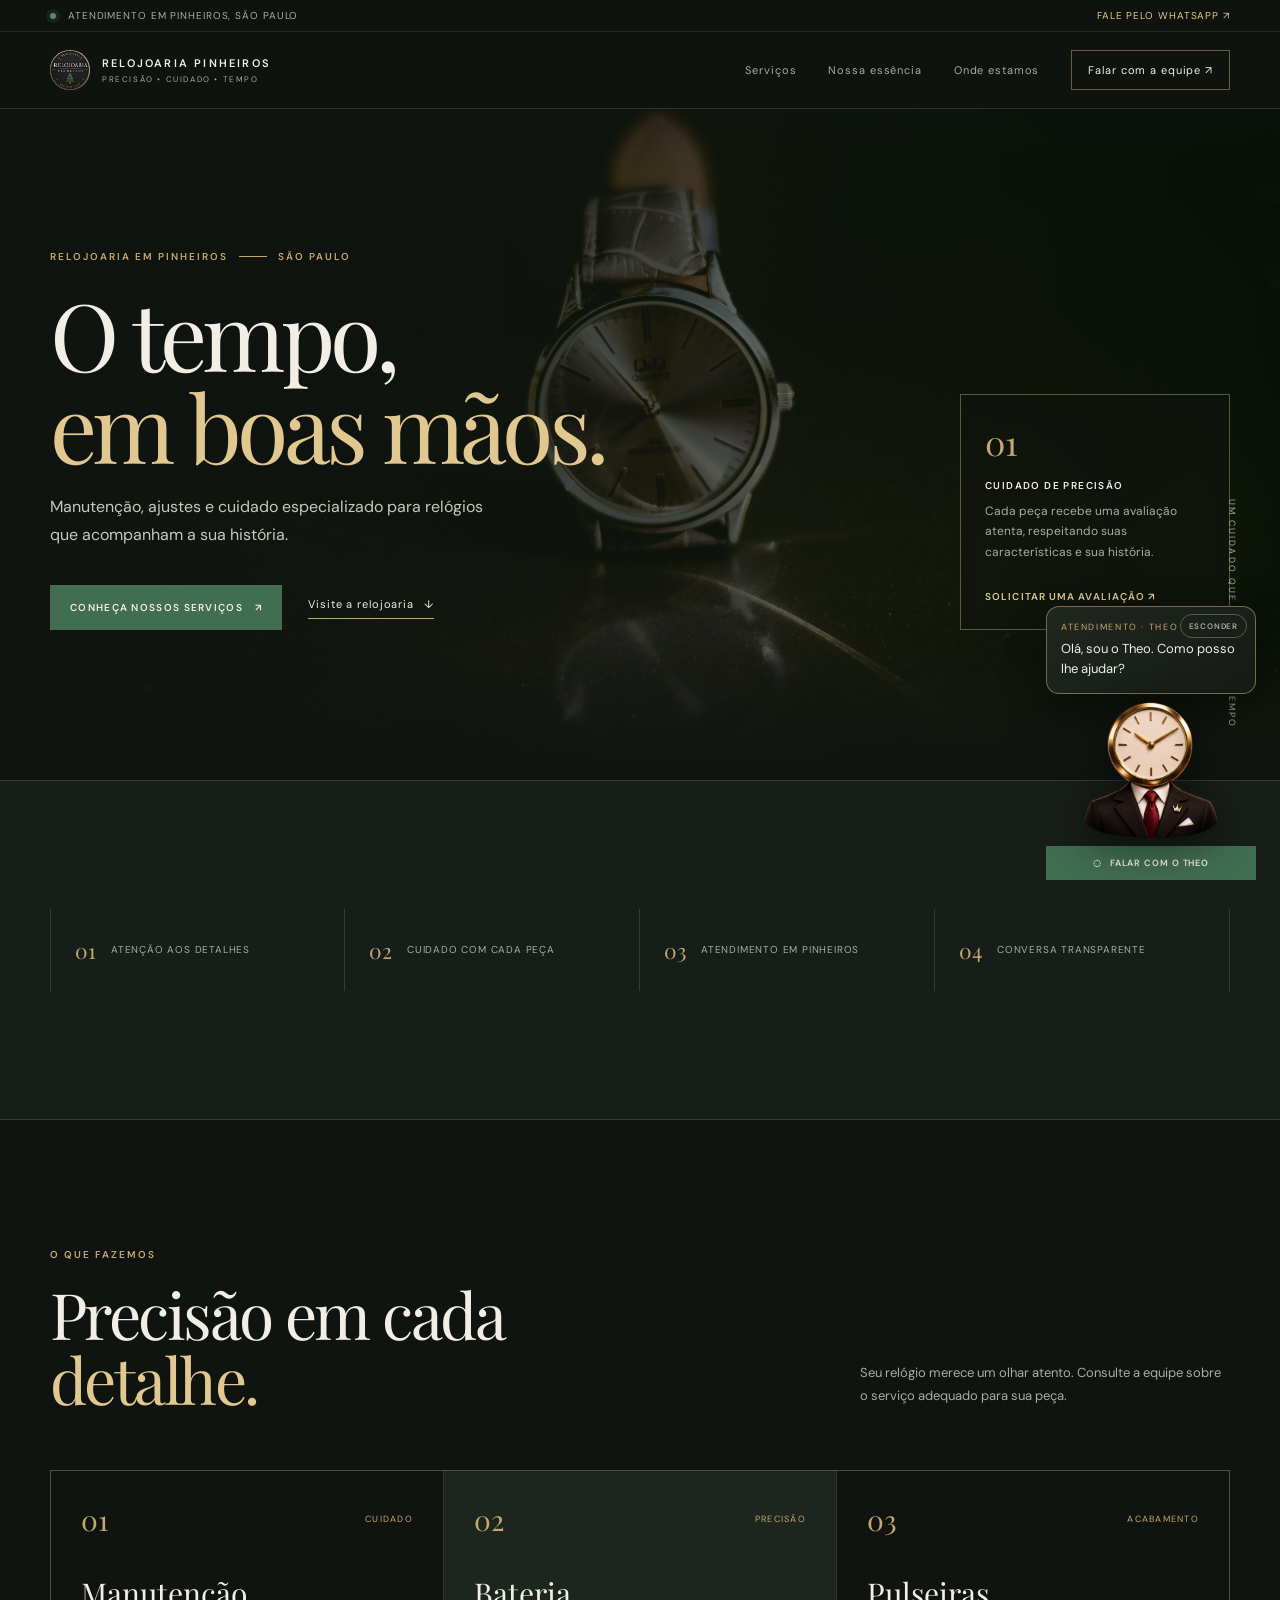
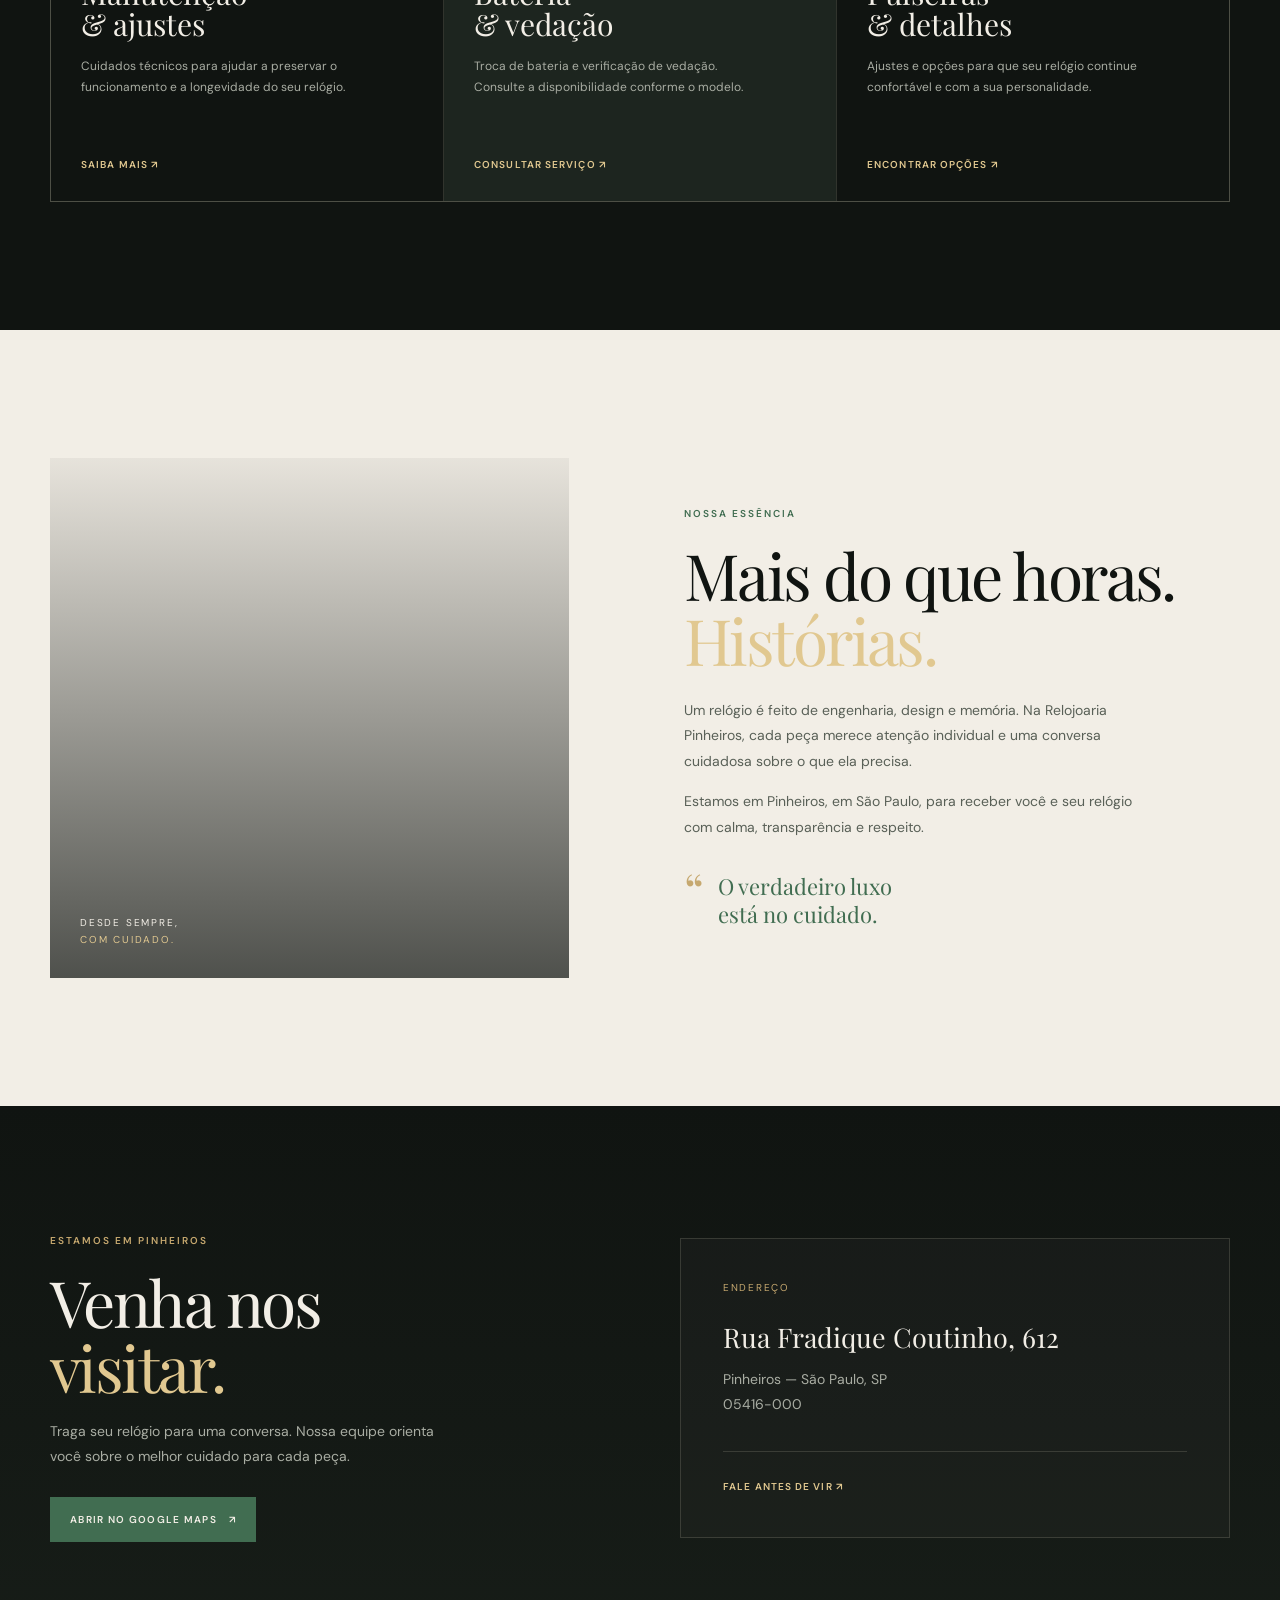
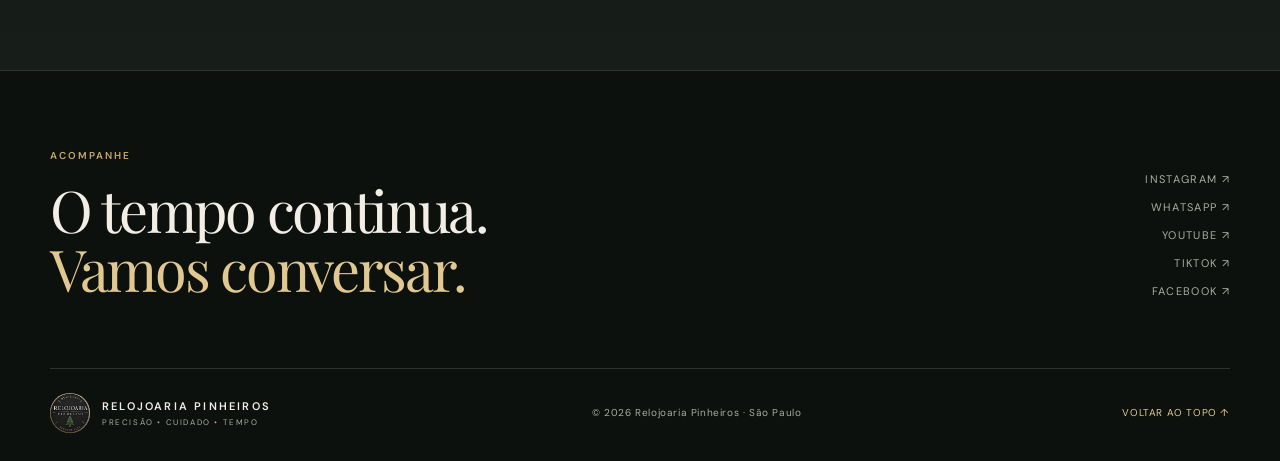
<file: relojos-pinheiros/index.html>
<!doctype html>
<html lang="pt-BR">
  <head>
    <meta charset="utf-8" />
    <meta name="viewport" content="width=device-width, initial-scale=1" />
    <meta name="theme-color" content="#101411" />
    <meta name="description" content="Relojoaria Pinheiros — manutenção, ajustes, baterias e cuidados para seu relógio em Pinheiros, São Paulo." />
    <meta property="og:title" content="Relojoaria Pinheiros — O tempo, em boas mãos" />
    <meta property="og:description" content="Precisão, cuidado e tradição para cada relógio." />
    <meta property="og:image" content="assets/hero.jpg" />
    <meta property="og:type" content="website" />
    <title>Relojoaria Pinheiros — O tempo, em boas mãos</title>

    <link rel="icon" type="image/png" sizes="64x64" href="assets/favicon.png" />
    <link rel="preconnect" href="https://fonts.googleapis.com" />
    <link rel="preconnect" href="https://fonts.gstatic.com" crossorigin />
    <link href="https://fonts.googleapis.com/css2?family=DM+Sans:wght@400;500;600;700&family=Playfair+Display:wght@400;500;600&display=swap" rel="stylesheet" />
    <style>
:root {
  --ink: #101411;
  --ink-soft: #171d18;
  --panel: #1d251f;
  --paper: #f2eee6;
  --muted: #a9ada3;
  --muted-dark: #70786d;
  --gold: #c6a86f;
  --gold-light: #e1c890;
  --green: #416d51;
  --green-light: #5e8c6b;
  --line: rgba(222, 214, 193, .16);
  --serif: "Playfair Display", Georgia, serif;
  --sans: "DM Sans", Arial, sans-serif;
}

* { box-sizing: border-box; }
html { scroll-behavior: smooth; }
body { margin: 0; overflow-x: hidden; background: var(--ink); color: var(--paper); font-family: var(--sans); }
a { color: inherit; text-decoration: none; }
img { display: block; max-width: 100%; }
button { font: inherit; }
.wrap { width: min(1180px, calc(100% - 72px)); margin-inline: auto; }
.skip-link { position: fixed; z-index: 100; top: 12px; left: 12px; padding: 12px 16px; background: var(--gold); color: var(--ink); transform: translateY(-160%); transition: transform .2s ease; }
.skip-link:focus { transform: translateY(0); }

.site-header { position: fixed; z-index: 50; inset: 0 0 auto; border-bottom: 1px solid var(--line); background: rgba(16, 20, 17, .82); backdrop-filter: blur(16px); }
.utility-bar { border-bottom: 1px solid rgba(222, 214, 193, .1); color: var(--muted); font-size: 10px; letter-spacing: .09em; text-transform: uppercase; }
.utility-bar__inner { display: flex; justify-content: space-between; gap: 20px; padding-block: 9px; }
.utility-bar a { color: var(--gold-light); transition: color .2s ease; }
.utility-bar a:hover { color: var(--paper); }
.status-dot { display: inline-block; width: 6px; height: 6px; margin-right: 8px; border-radius: 50%; background: var(--green-light); box-shadow: 0 0 0 4px rgba(94, 140, 107, .12); }
.site-header__inner { min-height: 76px; display: flex; align-items: center; justify-content: space-between; gap: 30px; }
.brand { display: inline-flex; align-items: center; gap: 12px; }
.mark { width: 40px; height: 40px; border-radius: 50%; object-fit: cover; }
.brand strong { display: block; font-size: 11px; font-weight: 600; letter-spacing: .2em; }
.brand small { display: block; margin-top: 4px; color: var(--muted); font-size: 8px; letter-spacing: .2em; }
.brand i { color: var(--gold); font-style: normal; }
.nav { display: flex; align-items: center; gap: clamp(18px, 2.5vw, 36px); color: var(--muted); font-size: 11px; letter-spacing: .08em; }
.nav a:not(.nav-cta) { transition: color .2s ease; }
.nav a:not(.nav-cta):hover, .nav a:not(.nav-cta):focus-visible { color: var(--gold-light); }
.nav-cta { padding: 12px 16px; border: 1px solid rgba(198, 168, 111, .5); color: var(--paper); transition: background .2s ease, border-color .2s ease; }
.nav-cta:hover, .nav-cta:focus-visible { border-color: var(--gold); background: rgba(198, 168, 111, .14); }
.nav-toggle { display: none; width: 44px; height: 44px; align-items: center; justify-content: center; flex-direction: column; gap: 5px; border: 1px solid var(--line); border-radius: 50%; background: transparent; color: var(--paper); cursor: pointer; }
.nav-toggle span { width: 18px; height: 1px; background: currentColor; transition: transform .2s ease, opacity .2s ease; }
.nav-toggle[aria-expanded="true"] span:first-child { transform: translateY(6px) rotate(45deg); }
.nav-toggle[aria-expanded="true"] span:nth-child(2) { opacity: 0; }
.nav-toggle[aria-expanded="true"] span:last-child { transform: translateY(-6px) rotate(-45deg); }

.hero { position: relative; min-height: 780px; display: flex; align-items: center; overflow: hidden; }
.hero-image { position: absolute; inset: 0; z-index: -2; width: 100%; height: 100%; object-fit: cover; object-position: center; }
.hero-overlay { position: absolute; z-index: -1; inset: 0; background: linear-gradient(90deg, rgba(16, 20, 17, .98) 0%, rgba(16, 20, 17, .8) 42%, rgba(16, 20, 17, .24) 100%), linear-gradient(0deg, var(--ink) 0%, transparent 18%, transparent 80%, var(--ink) 100%); }
.hero-grid { display: grid; grid-template-columns: minmax(0, 1fr) 270px; align-items: end; gap: 80px; padding-top: 100px; }
.hero-content { max-width: 650px; }
.eyebrow { display: flex; align-items: center; gap: 11px; color: var(--gold); font-size: 10px; font-weight: 600; letter-spacing: .2em; text-transform: uppercase; }
.eyebrow span { width: 28px; height: 1px; background: var(--gold); }
h1, h2, h3 { margin: 0; font-family: var(--serif); font-weight: 400; }
h1 { margin: 25px 0 22px; font-size: clamp(56px, 7.3vw, 96px); line-height: .98; letter-spacing: -.05em; }
h1 em, h2 em { color: var(--gold-light); font-style: normal; }
.hero-content > p { max-width: 450px; margin: 0; color: #c9c8bd; font-size: 16px; line-height: 1.75; }
.actions { display: flex; align-items: center; gap: 26px; margin-top: 36px; }
.btn { display: inline-flex; align-items: center; justify-content: center; gap: 12px; padding: 15px 19px; border: 1px solid transparent; font-size: 10px; font-weight: 600; letter-spacing: .13em; text-transform: uppercase; transition: transform .2s ease, background .2s ease, border-color .2s ease; }
.btn.primary { background: var(--green); color: var(--paper); }
.btn.primary:hover, .btn.primary:focus-visible { background: var(--green-light); transform: translateY(-2px); }
.text-link { display: inline-flex; gap: 10px; align-items: center; color: var(--paper); font-size: 11px; letter-spacing: .08em; border-bottom: 1px solid var(--gold); padding-bottom: 7px; }
.text-link:hover { color: var(--gold-light); }
.hero-card { align-self: end; padding: 24px; border: 1px solid rgba(198, 168, 111, .45); background: rgba(16, 20, 17, .56); backdrop-filter: blur(8px); }
.hero-card__number { display: block; color: var(--gold); font-family: var(--serif); font-size: 34px; }
.hero-card__label { display: block; margin: 14px 0 9px; font-size: 10px; font-weight: 600; letter-spacing: .14em; text-transform: uppercase; }
.hero-card p { margin: 0 0 22px; color: var(--muted); font-size: 12px; line-height: 1.7; }
.hero-card a, .service-card a, .address-card a { color: var(--gold-light); font-size: 10px; font-weight: 600; letter-spacing: .11em; text-transform: uppercase; }
.hero-note { position: absolute; right: 42px; bottom: 52px; color: var(--muted); font-size: 9px; letter-spacing: .23em; writing-mode: vertical-rl; }

.proof-strip { border-block: 1px solid var(--line); background: var(--ink-soft); }
.proof-strip__inner { display: grid; grid-template-columns: repeat(4, 1fr); }
.proof-strip__inner > div { display: flex; align-items: center; gap: 15px; min-height: 82px; padding: 17px 24px; border-right: 1px solid var(--line); }
.proof-strip__inner > div:first-child { border-left: 1px solid var(--line); }
.proof-strip strong { color: var(--gold); font-family: var(--serif); font-size: 21px; font-weight: 400; }
.proof-strip span { color: var(--muted); font-size: 10px; letter-spacing: .08em; text-transform: uppercase; line-height: 1.4; }

section { padding: 128px 0; }
.section-heading { margin-bottom: 58px; }
.heading-row { display: flex; align-items: end; justify-content: space-between; gap: 50px; margin-top: 20px; }
h2 { font-size: clamp(44px, 5vw, 66px); line-height: 1.02; letter-spacing: -.04em; }
.heading-row p { max-width: 370px; margin: 0 0 4px; color: var(--muted); font-size: 13px; line-height: 1.8; }
.services-grid { display: grid; grid-template-columns: repeat(3, 1fr); gap: 1px; border: 1px solid var(--line); background: var(--line); }
.service-card { position: relative; min-height: 330px; display: flex; flex-direction: column; padding: 30px; background: var(--ink); transition: background .3s ease, transform .3s ease; }
.service-card:hover { z-index: 1; background: var(--panel); transform: translateY(-5px); }
.service-card--featured { background: var(--panel); }
.service-card__top { display: flex; justify-content: space-between; color: var(--gold); }
.service-number { font-family: var(--serif); font-size: 28px; }
.service-tag { align-self: center; font-size: 9px; letter-spacing: .14em; text-transform: uppercase; }
.service-card h3 { margin: 40px 0 15px; font-size: 30px; line-height: 1.05; }
.service-card p { max-width: 270px; margin: 0; color: var(--muted); font-size: 12px; line-height: 1.75; }
.service-card a { margin-top: auto; padding-top: 28px; }

.story-section { background: var(--paper); color: var(--ink); }
.story-grid { display: grid; grid-template-columns: minmax(0, .95fr) minmax(0, 1fr); align-items: center; gap: clamp(50px, 9vw, 130px); }
.story-visual { min-height: 520px; display: flex; align-items: end; padding: 30px; background: linear-gradient(180deg, rgba(16, 20, 17, .05), rgba(16, 20, 17, .72)), url("https://images.unsplash.com/photo-1524592094714-0f0654e20314?auto=format&fit=crop&w=1200&q=85") center/cover; color: var(--paper); }
.story-visual span { font-size: 10px; letter-spacing: .18em; line-height: 1.7; }
.story-visual em { color: var(--gold-light); font-style: normal; }
.story-copy .eyebrow { color: var(--green); }
.story-copy .eyebrow span { background: var(--green); }
.story-copy h2 { margin: 22px 0 25px; color: var(--ink); }
.story-copy p { max-width: 475px; color: #596057; font-size: 14px; line-height: 1.85; }
.quote { display: flex; align-items: flex-start; gap: 14px; margin-top: 32px; color: var(--green); font-family: var(--serif); font-size: 22px; line-height: 1.25; }
.quote > span { color: var(--gold); font-size: 48px; line-height: .7; }

.visit-section { background: linear-gradient(180deg, var(--ink) 0%, var(--ink-soft) 100%); }
.visit-grid { display: grid; grid-template-columns: 1fr 1fr; align-items: center; gap: 80px; }
.visit-copy h2 { margin: 22px 0 20px; }
.visit-copy p { max-width: 390px; margin: 0 0 28px; color: var(--muted); font-size: 14px; line-height: 1.8; }
.address-card { padding: 42px; border: 1px solid var(--line); background: rgba(255, 255, 255, .025); }
.address-card__label { display: block; margin-bottom: 25px; color: var(--gold); font-size: 10px; letter-spacing: .17em; text-transform: uppercase; }
.address-card strong { display: block; margin-bottom: 12px; font-family: var(--serif); font-size: 27px; font-weight: 400; }
.address-card > span:not(.address-card__label) { color: var(--muted); font-size: 14px; line-height: 1.8; }
.address-card__line { width: 100%; height: 1px; margin: 34px 0 22px; background: var(--line); }

.site-footer { padding: 78px 0 28px; border-top: 1px solid var(--line); background: #0d110e; }
.footer-top { display: flex; align-items: end; justify-content: space-between; gap: 40px; padding-bottom: 70px; }
.footer-top h2 { margin-top: 18px; font-size: clamp(38px, 4.5vw, 58px); }
.social-links { display: flex; flex-direction: column; align-items: flex-end; gap: 14px; }
.social-links a { color: var(--muted); font-size: 11px; letter-spacing: .12em; text-transform: uppercase; transition: color .2s ease; }
.social-links a:hover { color: var(--gold-light); }
.footer-bottom { display: flex; align-items: center; justify-content: space-between; gap: 25px; padding-top: 24px; border-top: 1px solid var(--line); color: var(--muted); font-size: 10px; letter-spacing: .06em; }
.footer-bottom .brand { color: var(--paper); }
.footer-bottom > a:last-child { color: var(--gold-light); text-transform: uppercase; }

.theo-widget { position: fixed; right: 24px; bottom: 20px; z-index: 20; display: flex; flex-direction: column; align-items: center; gap: 6px; width: min(210px, calc(100vw - 32px)); pointer-events: none; }
.theo-bubble { position: relative; width: 100%; padding: 14px 14px 14px 14px; border: 1px solid rgba(198, 168, 111, .55); border-radius: 13px; background: linear-gradient(145deg, #20271f, #151a16); box-shadow: 0 14px 38px rgba(0, 0, 0, .4); pointer-events: auto; }
.theo-close { position: absolute; top: 7px; right: 8px; display: inline-flex; align-items: center; justify-content: center; height: 24px; padding: 0 8px; border: 1px solid rgba(198, 168, 111, .42); border-radius: 999px; background: transparent; color: var(--muted); cursor: pointer; font-size: 8px; font-weight: 600; letter-spacing: .1em; line-height: 1; text-transform: uppercase; }
.theo-close:hover, .theo-close:focus-visible { border-color: var(--gold); color: var(--paper); }
.theo-label { display: block; margin-bottom: 6px; color: var(--gold); font-size: 9px; letter-spacing: .18em; text-transform: uppercase; }
.theo-bubble p { margin: 0; color: var(--paper); font-size: 13px; line-height: 1.55; }
.theo-avatar { width: clamp(105px, 13vw, 140px); filter: drop-shadow(0 10px 20px rgba(0, 0, 0, .45)); animation: theo-float 4s ease-in-out infinite; }
.theo-chat-btn { display: inline-flex; width: 100%; align-items: center; justify-content: center; gap: 8px; padding: 11px; background: var(--green); color: var(--paper); font-size: 9px; font-weight: 600; letter-spacing: .1em; text-transform: uppercase; pointer-events: auto; transition: background .2s ease, transform .2s ease; }
.theo-chat-btn:hover { background: var(--green-light); transform: translateY(-2px); }
@keyframes theo-float { 0%, 100% { transform: translateY(0); } 50% { transform: translateY(-5px); } }

.reveal { opacity: 0; transform: translateY(20px); transition: opacity .7s ease, transform .7s ease; }
.reveal.is-visible { opacity: 1; transform: translateY(0); }
.reveal-delay { transition-delay: .12s; }
.reveal-delay-2 { transition-delay: .22s; }

@media (max-width: 820px) {
  .wrap { width: min(100% - 40px, 620px); }
  .utility-bar__inner { font-size: 9px; }
  .nav-toggle { display: flex; }
  .nav { position: absolute; top: calc(100% + 10px); right: 20px; left: 20px; display: flex; flex-direction: column; align-items: stretch; gap: 0; padding: 12px 16px 16px; border: 1px solid var(--line); background: rgba(16, 20, 17, .98); box-shadow: 0 20px 40px rgba(0, 0, 0, .3); opacity: 0; pointer-events: none; transform: translateY(-8px); transition: opacity .2s ease, transform .2s ease; }
  .nav.is-open { opacity: 1; pointer-events: auto; transform: translateY(0); }
  .nav a { padding: 14px 0; border-bottom: 1px solid var(--line); }
  .nav-cta { margin-top: 12px; border-bottom: 1px solid rgba(198, 168, 111, .5); text-align: center; }
  .hero { min-height: 760px; }
  .hero-grid, .visit-grid { grid-template-columns: 1fr; gap: 45px; }
  .hero-card { max-width: 310px; }
  .hero-note { display: none; }
  .proof-strip__inner { grid-template-columns: repeat(2, 1fr); }
  .proof-strip__inner > div:nth-child(odd) { border-left: 1px solid var(--line); }
  .proof-strip__inner > div:nth-child(-n + 2) { border-bottom: 1px solid var(--line); }
  .heading-row { display: block; }
  .heading-row p { margin-top: 22px; }
  .services-grid { grid-template-columns: 1fr; }
  .service-card { min-height: 260px; }
  .story-grid { grid-template-columns: 1fr; gap: 50px; }
  .story-visual { min-height: 420px; }
  .footer-top { align-items: start; flex-direction: column; padding-bottom: 45px; }
  .social-links { align-items: flex-start; }
  .footer-bottom { align-items: flex-start; flex-direction: column; }
}
@media (max-width: 520px) {
  .wrap { width: calc(100% - 28px); }
  .utility-bar__inner { padding-block: 8px; }
  .utility-bar__inner > span { max-width: 170px; line-height: 1.4; }
  .utility-bar__inner > a { text-align: right; }
  .site-header__inner { min-height: 68px; }
  .brand strong { font-size: 9px; letter-spacing: .14em; }
  .brand small { font-size: 7px; letter-spacing: .13em; }
  .mark { width: 36px; height: 36px; }
  .hero { min-height: 720px; }
  .hero-grid { padding-top: 90px; }
  h1 { font-size: clamp(53px, 15vw, 72px); }
  .hero-content > p { font-size: 14px; }
  .actions { align-items: stretch; flex-direction: column; gap: 20px; }
  .btn { width: 100%; }
  .text-link { align-self: flex-start; }
  section { padding: 88px 0; }
  .proof-strip__inner > div { min-height: 70px; padding: 14px 12px; gap: 9px; }
  .proof-strip span { font-size: 8px; }
  .service-card { padding: 24px; }
  .story-visual { min-height: 330px; }
  .address-card { padding: 28px 22px; }
  .address-card strong { font-size: 22px; }
  .theo-widget { right: 12px; bottom: 12px; width: min(188px, calc(100vw - 24px)); }
  .theo-avatar { width: 98px; }
}
@media (prefers-reduced-motion: reduce) {
  *, *::before, *::after { scroll-behavior: auto !important; transition-duration: .01ms !important; animation-duration: .01ms !important; }
}

    </style>
  </head>

  <body>
    <a class="skip-link" href="#conteudo">Pular para o conteúdo</a>

    <header class="site-header">
      <div class="utility-bar">
        <div class="wrap utility-bar__inner">
          <span><span class="status-dot"></span> Atendimento em Pinheiros, São Paulo</span>
          <a href="https://wa.me/5511952146521?text=Ol%C3%A1!%20Tudo%20bem%3F%20Gostaria%20de%20conhecer%20os%20modelos%20e%20servi%C3%A7os%20da%20relojoaria.">Fale pelo WhatsApp <span aria-hidden="true">↗</span></a>
        </div>
      </div>
      <div class="wrap site-header__inner">
        <a class="brand" href="#top" aria-label="Relojoaria Pinheiros — início">
          <img class="mark" src="assets/logotipo.jpg" alt="" />
          <span><strong>RELOJOARIA PINHEIROS</strong><small>PRECISÃO <i>•</i> CUIDADO <i>•</i> TEMPO</small></span>
        </a>

        <button class="nav-toggle" type="button" aria-expanded="false" aria-controls="site-nav" aria-label="Abrir menu"><span></span><span></span><span></span></button>
        <nav class="nav" id="site-nav" aria-label="Navegação principal">
          <a href="#servicos">Serviços</a>
          <a href="#essencia">Nossa essência</a>
          <a href="#visite">Onde estamos</a>
          <a class="nav-cta" href="https://wa.me/5511952146521?text=Ol%C3%A1!%20Tudo%20bem%3F%20Gostaria%20de%20conhecer%20os%20modelos%20e%20servi%C3%A7os%20da%20relojoaria.">Falar com a equipe <span aria-hidden="true">↗</span></a>
        </nav>
      </div>
    </header>

    <main id="conteudo">
      <section class="hero" id="top" aria-labelledby="hero-title">
        <img class="hero-image" src="assets/hero.jpg" alt="Detalhes de um relógio clássico" />
        <div class="hero-overlay"></div>
        <div class="wrap hero-grid">
          <div class="hero-content reveal">
            <div class="eyebrow">Relojoaria em Pinheiros <span></span> São Paulo</div>
            <h1 id="hero-title">O tempo,<br /><em>em boas mãos.</em></h1>
            <p>Manutenção, ajustes e cuidado especializado para relógios que acompanham a sua história.</p>
            <div class="actions">
              <a class="btn primary" href="#servicos">Conheça nossos serviços <span aria-hidden="true">↗</span></a>
              <a class="text-link" href="#visite">Visite a relojoaria <span aria-hidden="true">↓</span></a>
            </div>
          </div>
          <div class="hero-card reveal reveal-delay">
            <span class="hero-card__number">01</span>
            <span class="hero-card__label">Cuidado de precisão</span>
            <p>Cada peça recebe uma avaliação atenta, respeitando suas características e sua história.</p>
            <a href="https://wa.me/5511952146521?text=Ol%C3%A1!%20Gostaria%20de%20avaliar%20meu%20rel%C3%B3gio.">Solicitar uma avaliação <span aria-hidden="true">↗</span></a>
          </div>
        </div>
        <div class="hero-note">UM CUIDADO QUE ATRAVESSA O TEMPO</div>
      </section>

      <section class="proof-strip" aria-label="Diferenciais">
        <div class="wrap proof-strip__inner">
          <div><strong>01</strong><span>Atenção aos detalhes</span></div>
          <div><strong>02</strong><span>Cuidado com cada peça</span></div>
          <div><strong>03</strong><span>Atendimento em Pinheiros</span></div>
          <div><strong>04</strong><span>Conversa transparente</span></div>
        </div>
      </section>

      <section class="services-section" id="servicos" aria-labelledby="services-title">
        <div class="wrap">
          <div class="section-heading reveal">
            <div class="eyebrow">O que fazemos</div>
            <div class="heading-row"><h2 id="services-title">Precisão em cada<br /><em>detalhe.</em></h2><p>Seu relógio merece um olhar atento. Consulte a equipe sobre o serviço adequado para sua peça.</p></div>
          </div>
          <div class="services-grid">
            <article class="service-card reveal"><div class="service-card__top"><span class="service-number">01</span><span class="service-tag">Cuidado</span></div><h3>Manutenção<br />&amp; ajustes</h3><p>Cuidados técnicos para ajudar a preservar o funcionamento e a longevidade do seu relógio.</p><a href="https://wa.me/5511952146521?text=Ol%C3%A1!%20Gostaria%20de%20saber%20sobre%20manuten%C3%A7%C3%A3o%20e%20ajustes.">Saiba mais <span aria-hidden="true">↗</span></a></article>
            <article class="service-card service-card--featured reveal reveal-delay"><div class="service-card__top"><span class="service-number">02</span><span class="service-tag">Precisão</span></div><h3>Bateria<br />&amp; vedação</h3><p>Troca de bateria e verificação de vedação. Consulte a disponibilidade conforme o modelo.</p><a href="https://wa.me/5511952146521?text=Ol%C3%A1!%20Gostaria%20de%20consultar%20troca%20de%20bateria%20e%20veda%C3%A7%C3%A3o.">Consultar serviço <span aria-hidden="true">↗</span></a></article>
            <article class="service-card reveal reveal-delay-2"><div class="service-card__top"><span class="service-number">03</span><span class="service-tag">Acabamento</span></div><h3>Pulseiras<br />&amp; detalhes</h3><p>Ajustes e opções para que seu relógio continue confortável e com a sua personalidade.</p><a href="https://wa.me/5511952146521?text=Ol%C3%A1!%20Gostaria%20de%20consultar%20pulseiras%20e%20ajustes.">Encontrar opções <span aria-hidden="true">↗</span></a></article>
          </div>
        </div>
      </section>

      <section class="story-section" id="essencia" aria-labelledby="story-title">
        <div class="wrap story-grid">
          <div class="story-visual reveal"><span>DESDE SEMPRE,<br /><em>COM CUIDADO.</em></span></div>
          <div class="story-copy reveal">
            <div class="eyebrow">Nossa essência</div>
            <h2 id="story-title">Mais do que horas.<br /><em>Histórias.</em></h2>
            <p>Um relógio é feito de engenharia, design e memória. Na Relojoaria Pinheiros, cada peça merece atenção individual e uma conversa cuidadosa sobre o que ela precisa.</p>
            <p>Estamos em Pinheiros, em São Paulo, para receber você e seu relógio com calma, transparência e respeito.</p>
            <div class="quote"><span>“</span><div>O verdadeiro luxo<br />está no cuidado.</div></div>
          </div>
        </div>
      </section>

      <section class="visit-section" id="visite" aria-labelledby="visit-title">
        <div class="wrap visit-grid">
          <div class="visit-copy reveal"><div class="eyebrow">Estamos em Pinheiros</div><h2 id="visit-title">Venha nos<br /><em>visitar.</em></h2><p>Traga seu relógio para uma conversa. Nossa equipe orienta você sobre o melhor cuidado para cada peça.</p><a class="btn primary" target="_blank" rel="noopener noreferrer" href="https://www.google.com/maps/place/R.+Fradique+Coutinho,+612+-+Pinheiros,+S%C3%A3o+Paulo+-+SP,+05416-000/">Abrir no Google Maps <span aria-hidden="true">↗</span></a></div>
          <div class="address-card reveal reveal-delay"><span class="address-card__label">Endereço</span><strong>Rua Fradique Coutinho, 612</strong><span>Pinheiros — São Paulo, SP<br />05416-000</span><div class="address-card__line"></div><a href="https://wa.me/5511952146521?text=Ol%C3%A1!%20Estou%20em%20Pinheiros%20e%20gostaria%20de%20falar%20com%20a%20equipe.">Fale antes de vir <span aria-hidden="true">↗</span></a></div>
        </div>
      </section>
    </main>

    <footer class="site-footer">
      <div class="wrap">
        <div class="footer-top"><div><div class="eyebrow">Acompanhe</div><h2>O tempo continua.<br /><em>Vamos conversar.</em></h2></div><div class="social-links" aria-label="Redes sociais"><a href="https://www.instagram.com/relojoariapinheiros/" target="_blank" rel="noopener noreferrer" aria-label="Instagram">Instagram <span aria-hidden="true">↗</span></a><a href="https://wa.me/5511952146521?text=Ol%C3%A1!%20Tudo%20bem%3F" target="_blank" rel="noopener noreferrer" aria-label="WhatsApp">WhatsApp <span aria-hidden="true">↗</span></a><a href="link-social.html" aria-label="YouTube">YouTube <span aria-hidden="true">↗</span></a><a href="link-social.html" aria-label="TikTok">TikTok <span aria-hidden="true">↗</span></a><a href="link-social.html" aria-label="Facebook">Facebook <span aria-hidden="true">↗</span></a></div></div>
        <div class="footer-bottom"><a class="brand" href="#top" aria-label="Voltar ao topo"><img class="mark" src="assets/logotipo.jpg" alt="" /><span><strong>RELOJOARIA PINHEIROS</strong><small>PRECISÃO <i>•</i> CUIDADO <i>•</i> TEMPO</small></span></a><span>© <span class="js-current-year">2026</span> Relojoaria Pinheiros · São Paulo</span><a href="#top">Voltar ao topo ↑</a></div>
      </div>
    </footer>

    <aside id="theo-widget" class="theo-widget" aria-label="Atendimento pelo WhatsApp"><div class="theo-bubble"><button class="theo-close" type="button" aria-controls="theo-widget" aria-label="Esconder agente de atendimento" title="Esconder atendimento">Esconder</button><span class="theo-label">Atendimento · Theo</span><p>Olá, sou o Theo. Como posso lhe ajudar?</p></div><img class="theo-avatar" src="assets/theo.png" alt="Theo, atendente da Relojoaria Pinheiros" /><a class="theo-chat-btn" href="https://wa.me/5511952146521?text=Ol%C3%A1!%20Tudo%20bem%3F%20Gostaria%20de%20conhecer%20os%20modelos%20e%20servi%C3%A7os%20da%20relojoaria."><span aria-hidden="true">◌</span> Falar com o Theo</a></aside>
    <script>
document.addEventListener('DOMContentLoaded', () => {
  const currentYear = document.querySelector('.js-current-year');
  const header = document.querySelector('.site-header');
  const navToggle = document.querySelector('.nav-toggle');
  const nav = document.querySelector('.nav');
  const theoWidget = document.querySelector('.theo-widget');
  const theoClose = document.querySelector('.theo-close');
  const revealItems = document.querySelectorAll('.reveal');

  if (currentYear) currentYear.textContent = new Date().getFullYear();

  if (header) {
    const updateHeaderState = () => header.classList.toggle('is-scrolled', window.scrollY > 24);
    updateHeaderState();
    window.addEventListener('scroll', updateHeaderState, { passive: true });
  }

  if (theoWidget && theoClose) {
    theoClose.addEventListener('click', () => {
      theoWidget.hidden = true;
    });
  }

  const closeMenu = () => {
    if (!nav || !navToggle) return;
    nav.classList.remove('is-open');
    navToggle.setAttribute('aria-expanded', 'false');
    navToggle.setAttribute('aria-label', 'Abrir menu');
  };

  if (navToggle && nav) {
    navToggle.addEventListener('click', () => {
      const isOpen = nav.classList.toggle('is-open');
      navToggle.setAttribute('aria-expanded', String(isOpen));
      navToggle.setAttribute('aria-label', isOpen ? 'Fechar menu' : 'Abrir menu');
    });
    nav.querySelectorAll('a').forEach((link) => link.addEventListener('click', closeMenu));
    document.addEventListener('click', (event) => {
      if (!nav.contains(event.target) && !navToggle.contains(event.target)) closeMenu();
    });
    document.addEventListener('keydown', (event) => {
      if (event.key === 'Escape') closeMenu();
    });
    window.addEventListener('resize', () => {
      if (window.innerWidth > 820) closeMenu();
    });
  }

  if (revealItems.length && 'IntersectionObserver' in window) {
    const observer = new IntersectionObserver((entries) => {
      entries.forEach((entry) => {
        if (entry.isIntersecting) {
          entry.target.classList.add('is-visible');
          observer.unobserve(entry.target);
        }
      });
    }, { threshold: 0.12, rootMargin: '0px 0px -40px 0px' });
    revealItems.forEach((item) => observer.observe(item));
  } else {
    revealItems.forEach((item) => item.classList.add('is-visible'));
  }
});

    </script>
  </body>
</html>
</file>
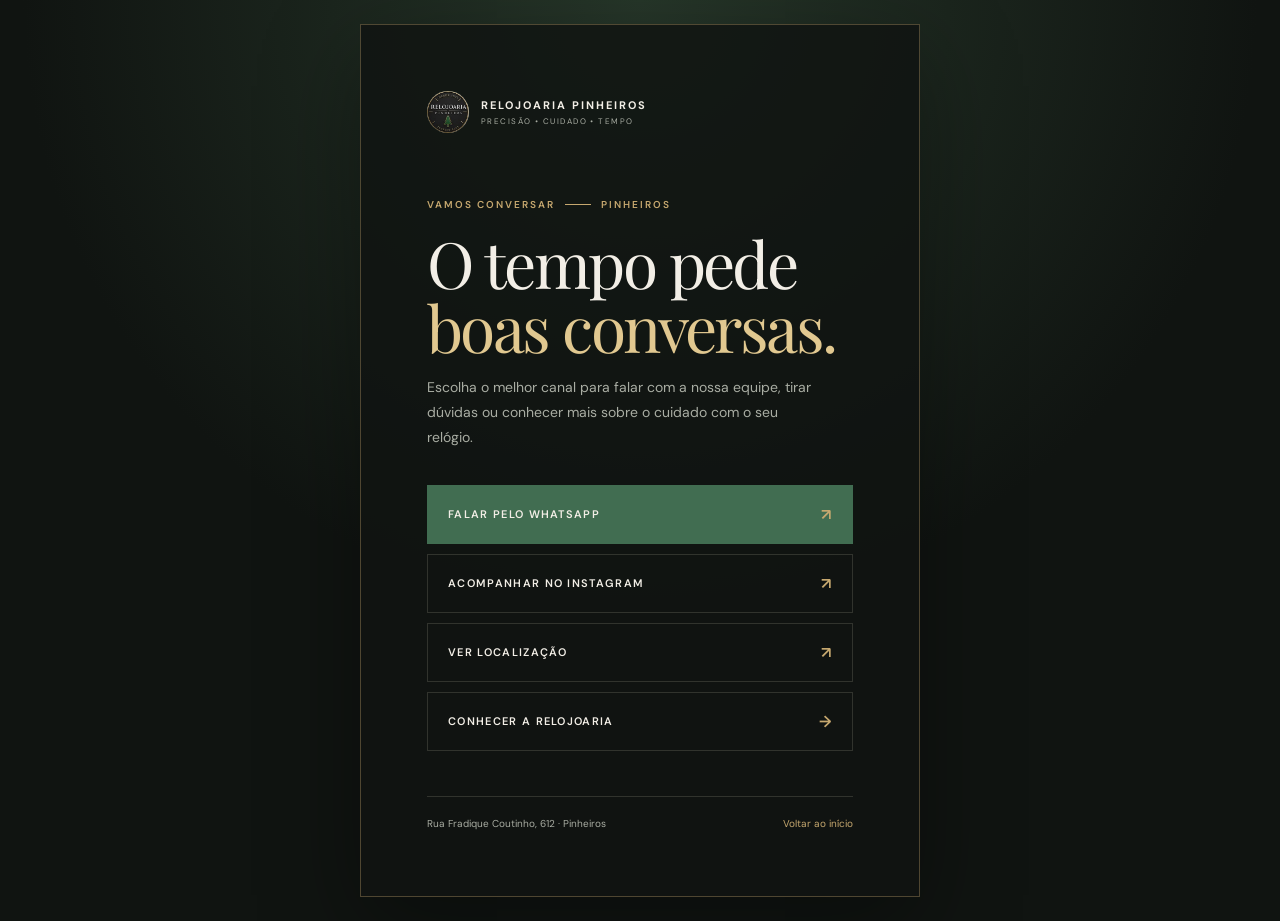
<file: relojos-pinheiros/link-social.html>
<!doctype html>
<html lang="pt-BR">
  <head>
    <meta charset="utf-8" />
    <meta name="viewport" content="width=device-width, initial-scale=1" />
    <meta name="theme-color" content="#101411" />
    <meta name="description" content="Fale com a Relojoaria Pinheiros e acompanhe nosso trabalho em Pinheiros, São Paulo." />
    <title>Fale com a Relojoaria Pinheiros</title>
    <link rel="icon" type="image/png" sizes="64x64" href="assets/favicon.png" />
    <link rel="preconnect" href="https://fonts.googleapis.com" />
    <link rel="preconnect" href="https://fonts.gstatic.com" crossorigin />
    <link href="https://fonts.googleapis.com/css2?family=DM+Sans:wght@400;500;600&family=Playfair+Display:wght@400;500;600&display=swap" rel="stylesheet" />
    <style>
      :root { --ink:#101411; --paper:#f2eee6; --muted:#a9ada3; --gold:#c6a86f; --green:#416d51; --line:rgba(222,214,193,.16); --serif:"Playfair Display",Georgia,serif; --sans:"DM Sans",Arial,sans-serif; }
      * { box-sizing:border-box; }
      body { min-height:100vh; display:grid; place-items:center; margin:0; padding:24px; background:radial-gradient(circle at 50% 0%,#263629 0,#101411 55%); color:var(--paper); font-family:var(--sans); }
      main { width:min(100%,560px); padding:clamp(30px,7vw,66px); border:1px solid rgba(198,168,111,.34); background:rgba(16,20,17,.84); box-shadow:0 30px 90px rgba(0,0,0,.35); }
      .brand { display:flex; align-items:center; gap:12px; color:var(--paper); text-decoration:none; }
      .mark { width:42px; height:42px; border-radius:50%; object-fit:cover; }
      .brand strong { display:block; font-size:11px; letter-spacing:.18em; }
      .brand small { display:block; margin-top:4px; color:var(--muted); font-size:8px; letter-spacing:.18em; }
      .eyebrow { display:flex; align-items:center; gap:10px; margin-top:65px; color:var(--gold); font-size:10px; font-weight:600; letter-spacing:.2em; text-transform:uppercase; }
      .eyebrow span { width:26px; height:1px; background:var(--gold); }
      h1 { margin:20px 0 16px; font-family:var(--serif); font-size:clamp(42px,10vw,64px); font-weight:400; line-height:1; letter-spacing:-.04em; }
      h1 em { color:#e1c890; font-style:normal; }
      .intro { max-width:390px; margin:0 0 34px; color:var(--muted); font-size:14px; line-height:1.8; }
      .links { display:grid; gap:10px; }
      .link { display:flex; align-items:center; justify-content:space-between; gap:16px; padding:18px 20px; border:1px solid var(--line); color:var(--paper); font-size:11px; font-weight:600; letter-spacing:.12em; text-decoration:none; text-transform:uppercase; transition:background .2s ease,border-color .2s ease,transform .2s ease; }
      .link span { color:var(--gold); font-size:16px; }
      .link:hover { border-color:var(--gold); background:rgba(198,168,111,.08); transform:translateX(3px); }
      .link--primary { border-color:transparent; background:var(--green); }
      .link--primary:hover { border-color:transparent; background:#5e8c6b; }
      footer { display:flex; justify-content:space-between; gap:15px; margin-top:45px; padding-top:20px; border-top:1px solid var(--line); color:var(--muted); font-size:10px; }
      footer a { color:var(--gold); text-decoration:none; }
      @media (max-width:480px) { body { padding:14px; } main { padding:30px 22px; } .eyebrow { margin-top:50px; } footer { flex-direction:column; } }
    </style>
  </head>
  <body>
    <main>
      <a class="brand" href="index.html" aria-label="Voltar para a Relojoaria Pinheiros"><img class="mark" src="assets/logotipo.jpg" alt="" /><span><strong>RELOJOARIA PINHEIROS</strong><small>PRECISÃO <i>•</i> CUIDADO <i>•</i> TEMPO</small></span></a>
      <div class="eyebrow">Vamos conversar <span></span> Pinheiros</div>
      <h1>O tempo pede<br /><em>boas conversas.</em></h1>
      <p class="intro">Escolha o melhor canal para falar com a nossa equipe, tirar dúvidas ou conhecer mais sobre o cuidado com o seu relógio.</p>
      <div class="links">
        <a class="link link--primary" href="https://wa.me/5511952146521?text=Ol%C3%A1!%20Tudo%20bem%3F%20Gostaria%20de%20conhecer%20os%20modelos%20e%20servi%C3%A7os%20da%20relojoaria." target="_blank" rel="noopener noreferrer">Falar pelo WhatsApp <span aria-hidden="true">↗</span></a>
        <a class="link" href="https://www.instagram.com/relojoariapinheiros/" target="_blank" rel="noopener noreferrer">Acompanhar no Instagram <span aria-hidden="true">↗</span></a>
        <a class="link" href="https://www.google.com/maps/place/R.+Fradique+Coutinho,+612+-+Pinheiros,+S%C3%A3o+Paulo+-+SP,+05416-000/" target="_blank" rel="noopener noreferrer">Ver localização <span aria-hidden="true">↗</span></a>
        <a class="link" href="index.html">Conhecer a relojoaria <span aria-hidden="true">→</span></a>
      </div>
      <footer><span>Rua Fradique Coutinho, 612 · Pinheiros</span><a href="index.html">Voltar ao início</a></footer>
    </main>
  </body>
</html>
</file>
